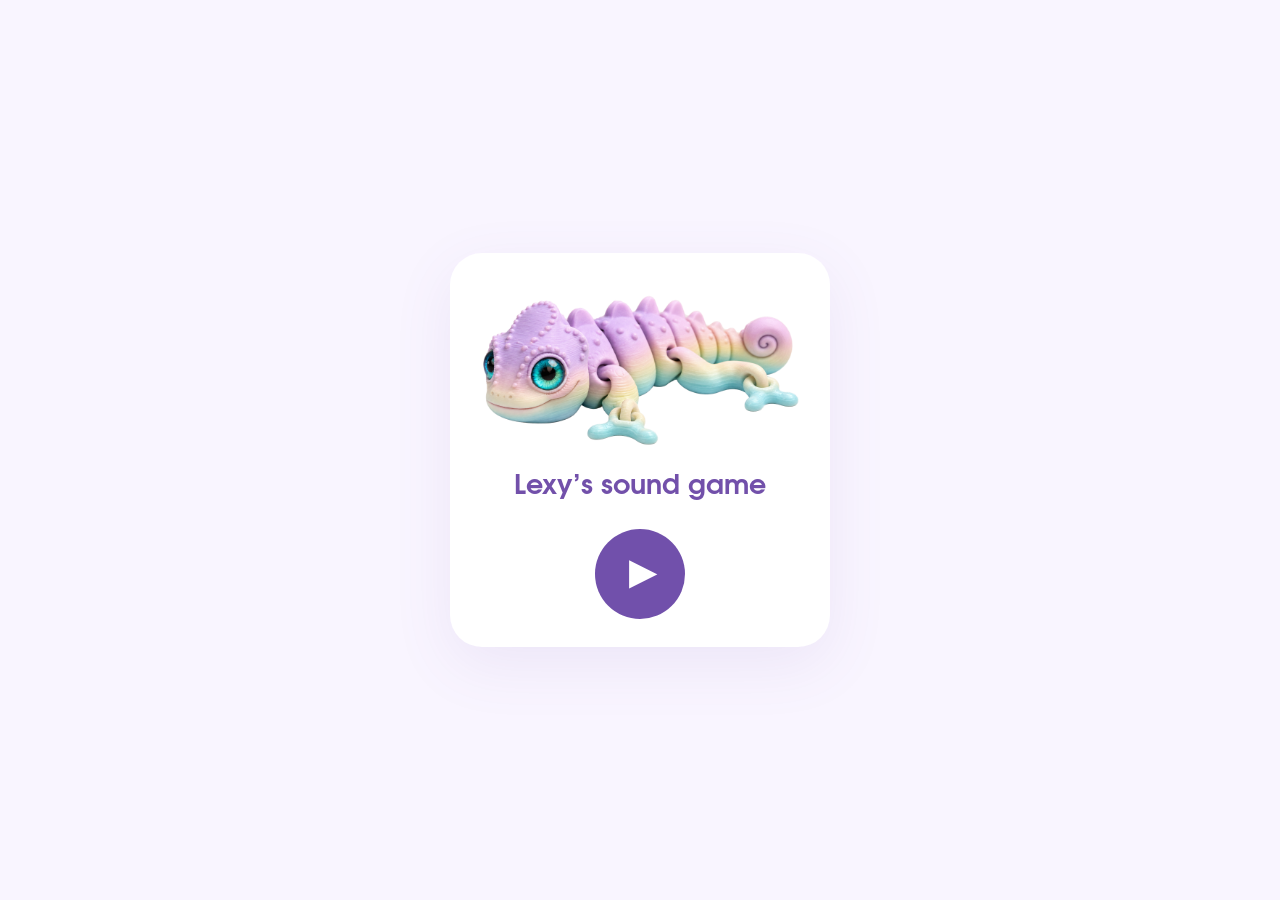
<file: index.html>
<!doctype html>
<html lang="en">
<head>
  <meta charset="utf-8">
  <meta name="viewport" content="width=device-width,initial-scale=1,viewport-fit=cover">
  <meta name="theme-color" content="#ffffff">
  <meta name="apple-mobile-web-app-capable" content="yes">
  <meta name="apple-mobile-web-app-status-bar-style" content="default">
  <link rel="manifest" href="manifest.webmanifest?v=balloons-4">
  <link rel="icon" href="assets/icon.png">
  <link rel="stylesheet" href="style.css?v=balloons-4">
  <title>Lexy’s sound game</title>
</head>
<body>
<main class="game">
  <header class="top">
    <div class="brand"><strong>Lexy</strong><span>sound game</span></div>
    <span id="counter" class="counter">01 / 10</span>
  </header>
  <div id="progress" class="progress" aria-label="Round progress"></div>

  <section class="lexy-area" aria-label="Lexy">
    <h1>Listen</h1>
    <img class="lexy" src="assets/lexy.png" alt="Lexy the chameleon">
  </section>

  <section class="play-area">
    <p class="sr-only">Do you hear the same sound?</p>
    <figure class="item-figure"><img id="item" alt=""></figure>
    <button id="replay" class="replay" type="button" aria-label="Listen again">
      <svg viewBox="0 0 36 36" aria-hidden="true"><path d="M3 14h7l8-7v22l-8-7H3z" fill="currentColor"/><path d="M21 12c4 2 4 10 0 12M25 8c8 5 8 15 0 20" fill="none" stroke="currentColor" stroke-width="2.5" stroke-linecap="round"/></svg>
    </button>
    <div id="response" class="response" aria-live="polite"></div>
  </section>

  <section class="answer-area" aria-label="Your answer">
    <div class="answers">
      <button id="tick" class="answer tick" type="button" aria-label="Tick, same sound"><span aria-hidden="true">✓</span></button>
      <button id="cross" class="answer cross" type="button" aria-label="Cross, different sounds"><span aria-hidden="true">✗</span></button>
    </div>
    <button id="next" class="next hidden" type="button" aria-label="Next sound"><span aria-hidden="true">→</span></button>
  </section>
</main>

<div id="welcome" class="overlay">
  <div class="welcome-card">
    <img src="assets/lexy.png" alt="" aria-hidden="true">
    <h2>Lexy’s sound game</h2>
    <button id="start" class="primary" type="button" aria-label="Start game"><span aria-hidden="true">▶</span></button>
  </div>
</div>
<section id="finish" class="overlay hidden finish-overlay" aria-label="Game complete">
  <div class="finish-card">
    <h2>Well done!</h2>
    <div class="reward-scene"><div id="finish-confetti" aria-hidden="true"></div>
      <img class="reward-lexy" src="assets/lexy.png" alt="Lexy">
      <div id="balloons" class="balloon-grid" aria-label="Pop the balloons"></div>
    </div>
    <button id="play-again" class="play-again" type="button">↻ Play again</button>
  </div>
</section>
<audio id="voice" preload="auto"></audio>
<script src="game.js?v=balloons-4" defer></script>
</body>
</html>
</file>
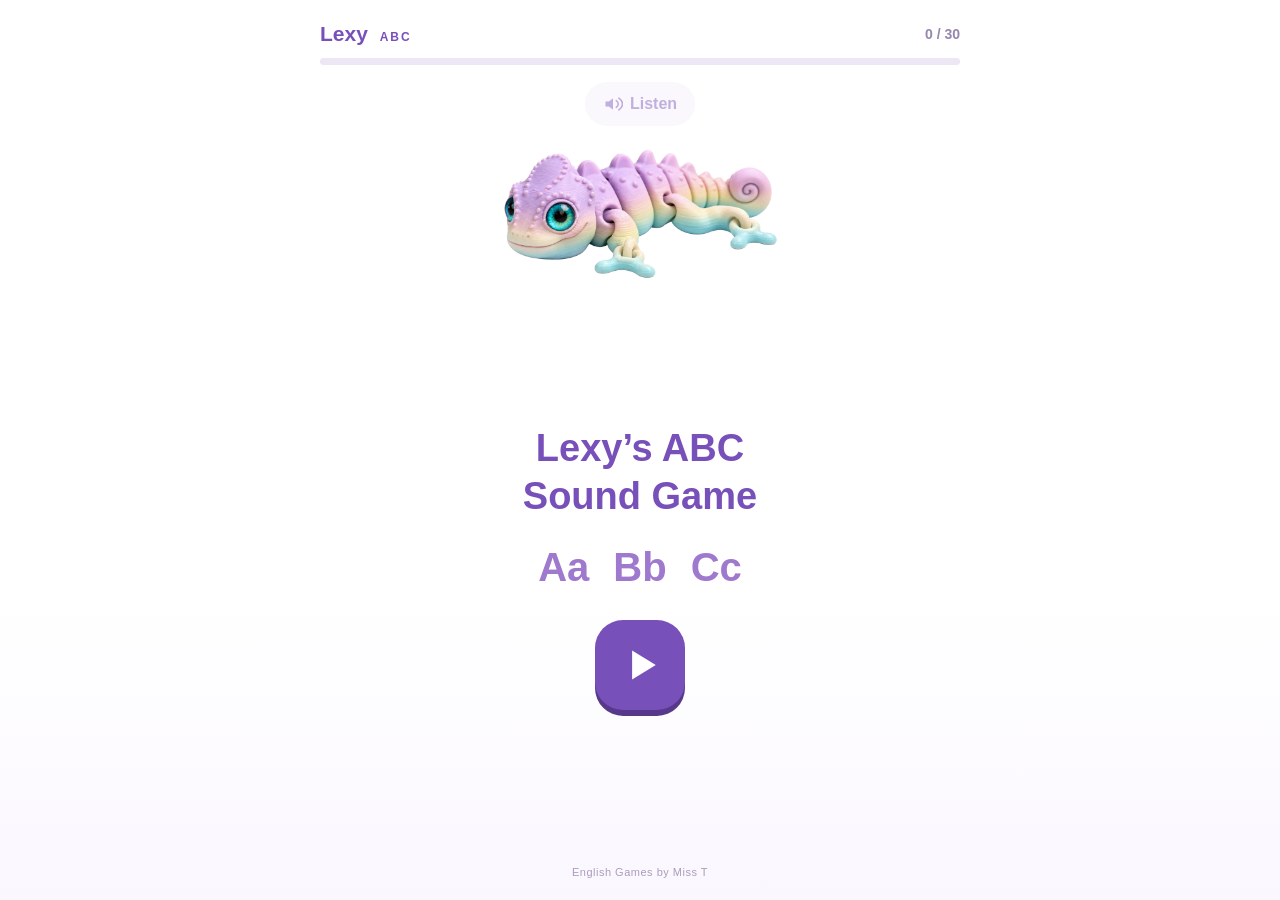
<file: lexy-abc/index.html>
<!doctype html>
<html lang="en">
<head>
<meta charset="utf-8">
<meta name="viewport" content="width=device-width,initial-scale=1,viewport-fit=cover">
<meta name="theme-color" content="#7850ba">
<meta name="description" content="Listen with Lexy and match the first sound to Aa, Bb or Cc. An English game by Miss T.">
<title>Lexy’s ABC Sound Game</title>
<link rel="icon" href="assets/icon.svg" type="image/svg+xml">
<link rel="manifest" href="manifest.webmanifest">
<link rel="stylesheet" href="style.css">
</head>
<body>
<main class="game">
  <header class="top"><span class="brand">Lexy <span class="brand-abc">ABC</span></span><span id="counter" class="counter">0 / 30</span></header>
  <div class="progress" role="progressbar" aria-label="Completed rounds" aria-valuemin="0" aria-valuemax="30" aria-valuenow="0"><div id="progressFill"></div></div>
  <section class="guide">
    <button id="replay" class="listen" aria-label="Listen again" disabled><svg viewBox="0 0 24 24" aria-hidden="true"><path d="M3 9h4l5-4v14l-5-4H3z"/><path d="M16 8c3 2 3 6 0 8M19 5c6 4 6 10 0 14" fill="none" stroke="currentColor" stroke-width="2" stroke-linecap="round"/></svg><span>Listen</span></button>
    <img class="lexy" src="assets/lexy.png" alt="Lexy" draggable="false">
  </section>
  <section id="welcome" class="welcome">
    <h1>Lexy’s ABC<br>Sound Game</h1>
    <div class="welcome-letters" aria-hidden="true"><span>Aa</span><span>Bb</span><span>Cc</span></div>
    <button id="start" class="play" aria-label="Start game"><svg viewBox="0 0 32 32" aria-hidden="true"><path d="M10 5l18 11-18 11z"/></svg></button>
  </section>
  <section id="round" class="round" hidden>
    <div id="letter" class="letter" aria-label="Letter"></div>
    <div class="picture-wrap"><img id="picture" class="picture" alt="Picture" draggable="false"></div>
    <div id="response" class="response" role="status" aria-live="polite"></div>
    <div class="answers">
      <button id="tick" class="answer" aria-label="Tick: same first sound" disabled><svg viewBox="0 0 64 64" aria-hidden="true"><path d="M12 34l13 13 29-31"/></svg></button>
      <button id="cross" class="answer" aria-label="Cross: different first sound" disabled><svg viewBox="0 0 64 64" aria-hidden="true"><path d="M16 16l32 32M48 16L16 48"/></svg></button>
    </div>
    <button id="next" class="next" aria-label="Next round" hidden>➜</button>
  </section>
  <section id="finish" class="finish" hidden>
    <div class="stars" aria-hidden="true">★ ★ ★</div>
    <h1>Well done!</h1>
    <div class="finish-count">30 / 30</div>
    <button id="again" class="play" aria-label="Play again">↻</button>
  </section>
  <footer>English Games by Miss T</footer>
</main>
<audio id="voice" preload="auto" playsinline></audio>
<script src="rounds.js"></script>
<script src="app.js"></script>
</body></html>
</file>
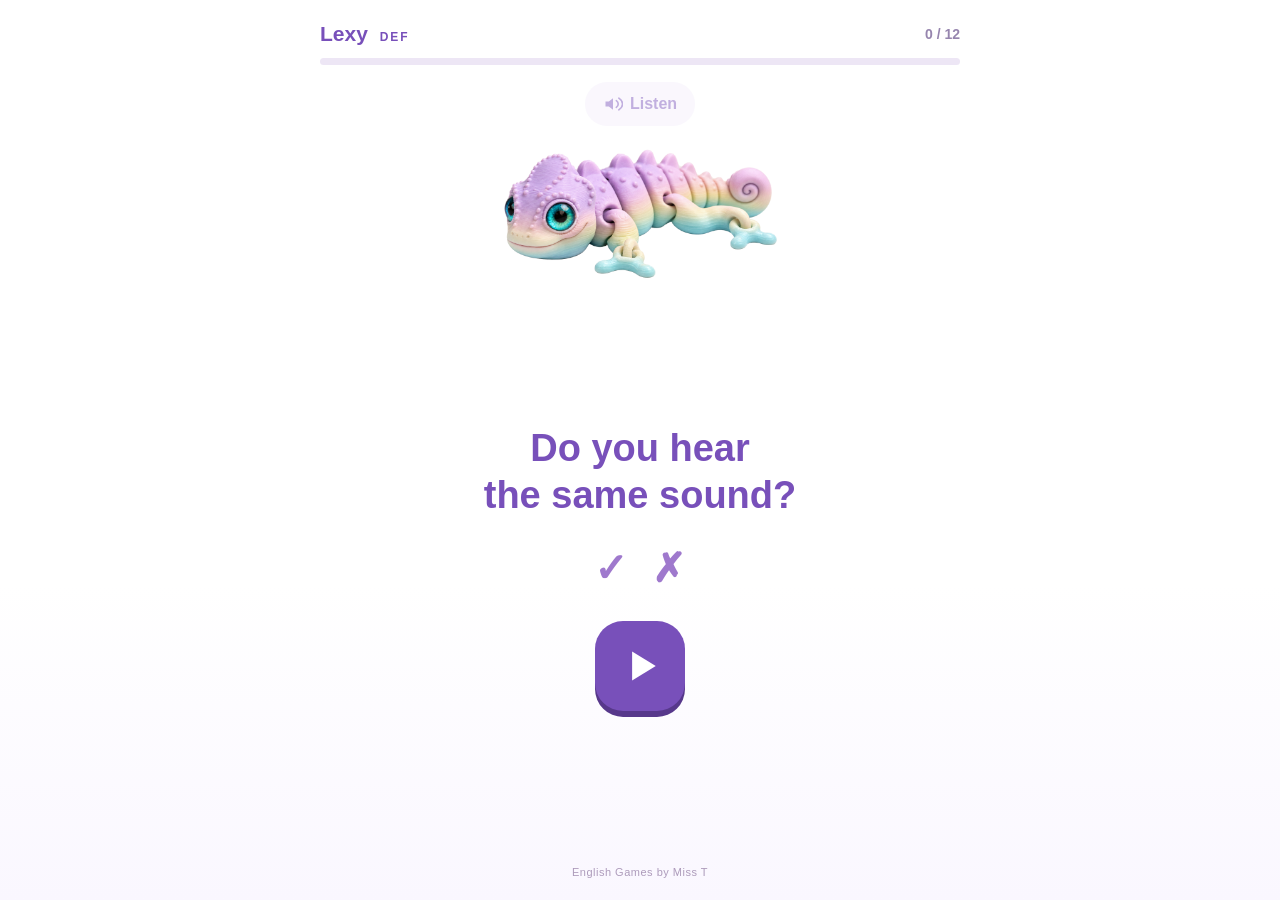
<file: lexy-def-pairs/index.html>
<!doctype html>
<html lang="en">
<head>
<meta charset="utf-8">
<meta name="viewport" content="width=device-width,initial-scale=1,viewport-fit=cover">
<meta name="theme-color" content="#7850ba">
<meta name="description" content="Listen with Lexy and compare the first sounds of two words. An English game by Miss T.">
<title>Lexy’s Same Sound Game — DEF</title>
<link rel="icon" href="assets/icon.svg" type="image/svg+xml">

<link rel="stylesheet" href="style.css">
</head>
<body>
<main class="game">
  <header class="top"><span class="brand">Lexy <span class="brand-abc">DEF</span></span><span id="counter" class="counter">0 / 12</span></header>
  <div class="progress" role="progressbar" aria-label="Completed rounds" aria-valuemin="0" aria-valuemax="12" aria-valuenow="0"><div id="progressFill"></div></div>
  <section class="guide">
    <button id="replay" class="listen" aria-label="Listen again" disabled><svg viewBox="0 0 24 24" aria-hidden="true"><path d="M3 9h4l5-4v14l-5-4H3z"/><path d="M16 8c3 2 3 6 0 8M19 5c6 4 6 10 0 14" fill="none" stroke="currentColor" stroke-width="2" stroke-linecap="round"/></svg><span>Listen</span></button>
    <img class="lexy" src="assets/lexy.png" alt="Lexy" draggable="false">
  </section>
  <section id="welcome" class="welcome">
    <h1>Do you hear<br>the same sound?</h1>
    <div class="welcome-letters" aria-hidden="true"><span>✓</span><span>✗</span></div>
    <button id="start" class="play" aria-label="Start game"><svg viewBox="0 0 32 32" aria-hidden="true"><path d="M10 5l18 11-18 11z"/></svg></button>
  </section>
  <section id="round" class="round" hidden>
    <div id="letter" hidden></div>
    <div class="picture-wrap"><img id="picture" class="picture" alt="Picture" draggable="false"></div>
    <div id="response" class="response" role="status" aria-live="polite"></div>
    <div class="answers">
      <button id="tick" class="answer" aria-label="Tick: same first sound" disabled><svg viewBox="0 0 64 64" aria-hidden="true"><path d="M12 34l13 13 29-31"/></svg></button>
      <button id="cross" class="answer" aria-label="Cross: different first sound" disabled><svg viewBox="0 0 64 64" aria-hidden="true"><path d="M16 16l32 32M48 16L16 48"/></svg></button>
    </div>
    <button id="next" class="next" aria-label="Next round" hidden>➜</button>
  </section>
  <section id="finish" class="finish" hidden>
    <div class="stars" aria-hidden="true">★ ★ ★</div>
    <h1>Well done!</h1>
    <div class="finish-count">30 / 12</div>
    <p>You can play again!</p><button id="again" class="play" aria-label="Play again">↻</button>
  </section>
  <footer>English Games by Miss T</footer>
</main><div id="bubbles" aria-label="Pop the soap bubbles"></div>
<audio id="voice" preload="auto" playsinline></audio>
<script src="rounds.js"></script>
<script src="app.js"></script>
</body></html>
</file>
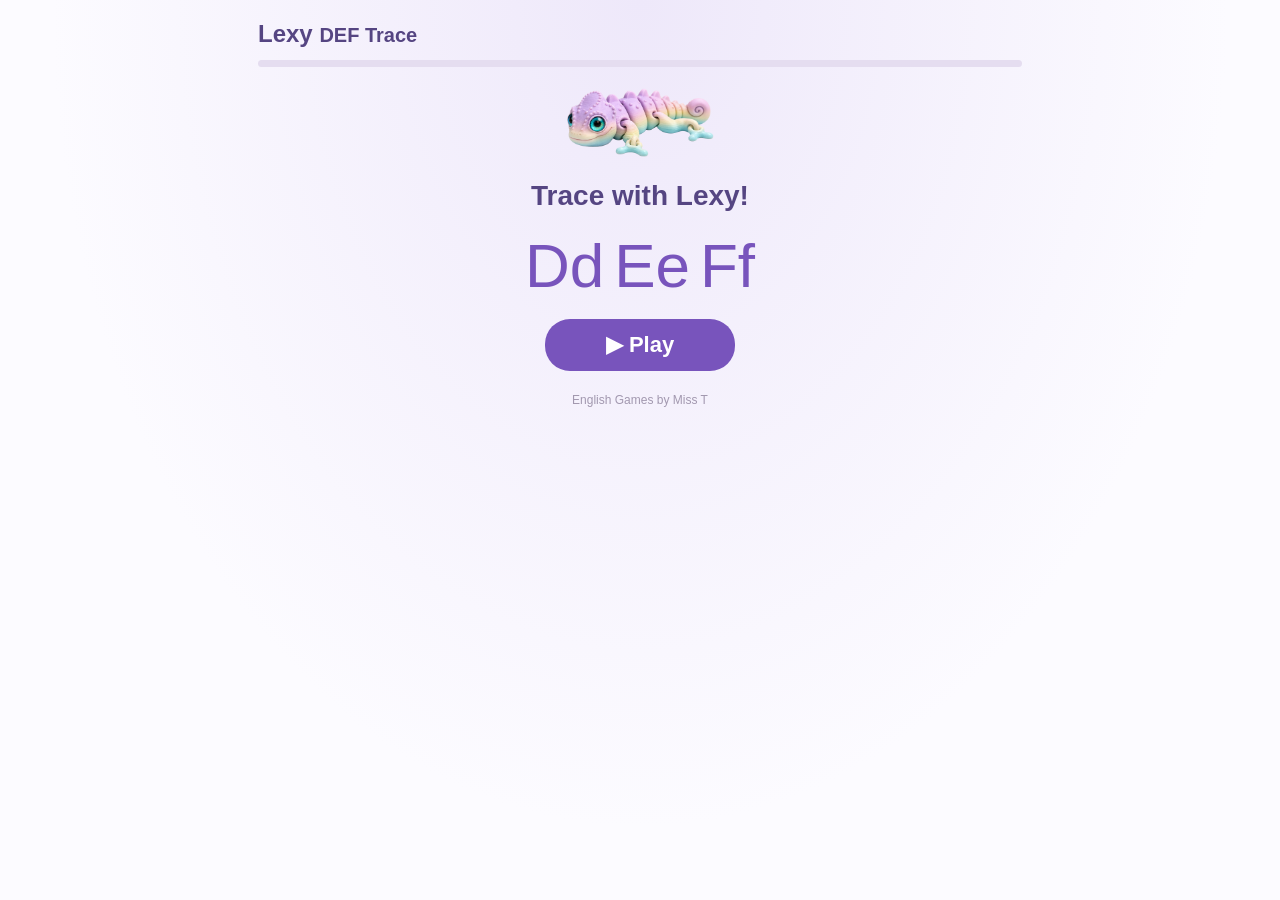
<file: lexy-def-trace/index.html>
<!doctype html><html lang="en"><head><meta charset="utf-8"><meta name="viewport" content="width=device-width,initial-scale=1"><title>Lexy's DEF Trace</title><link rel="stylesheet" href="style.css"></head><body>
<main><header><strong>Lexy <small>DEF Trace</small></strong><span id="counter"></span></header><div class="bar"><i id="progress" style="width:0%"></i></div>
<img class="lexy" src="assets/lexy.png" alt="Lexy">
<section id="welcome"><h1>Trace with Lexy!</h1><div class="pair"><span>Dd</span><span>Ee</span><span>Ff</span></div><button class="primary" id="start">▶ Play</button></section>
<section id="game" class="hidden"><h2 id="instruction">Trace the letter.</h2><button class="listen hidden" id="listen" aria-label="Listen to the word again">🔊 Listen</button><img id="picture" class="picture hidden" alt="Picture"><p id="status" role="status" aria-live="polite"></p><div id="choices" class="choices hidden"></div>
<div id="board" class="board hidden"><svg id="canvas" viewBox="0 0 500 400" role="img" aria-label="Letter tracing area"><defs><marker id="arrow" markerWidth="8" markerHeight="8" refX="6" refY="3" orient="auto"><path d="M0 0 L6 3 L0 6" fill="none" stroke="#8363b7" stroke-width="1.5"/></marker></defs><g id="guides"></g><g id="inks"></g><path id="direction" class="pointer" marker-end="url(#arrow)"/><circle id="dot" class="start-dot" r="12"/></svg></div>
<button id="reset" class="reset hidden" aria-label="Clear this letter and try tracing again">↺</button></section>
<section id="finish" class="hidden"><div class="finish-stars">★★★</div><h1>Well done!</h1><p>You can play again!</p><button id="again" class="primary">▶ Play again</button></section>
<div id="bubbles" aria-label="Pop the soap bubbles"></div><p class="footer">English Games by Miss T</p></main><script src="core.js"></script><script src="app.js"></script></body></html>
</file>
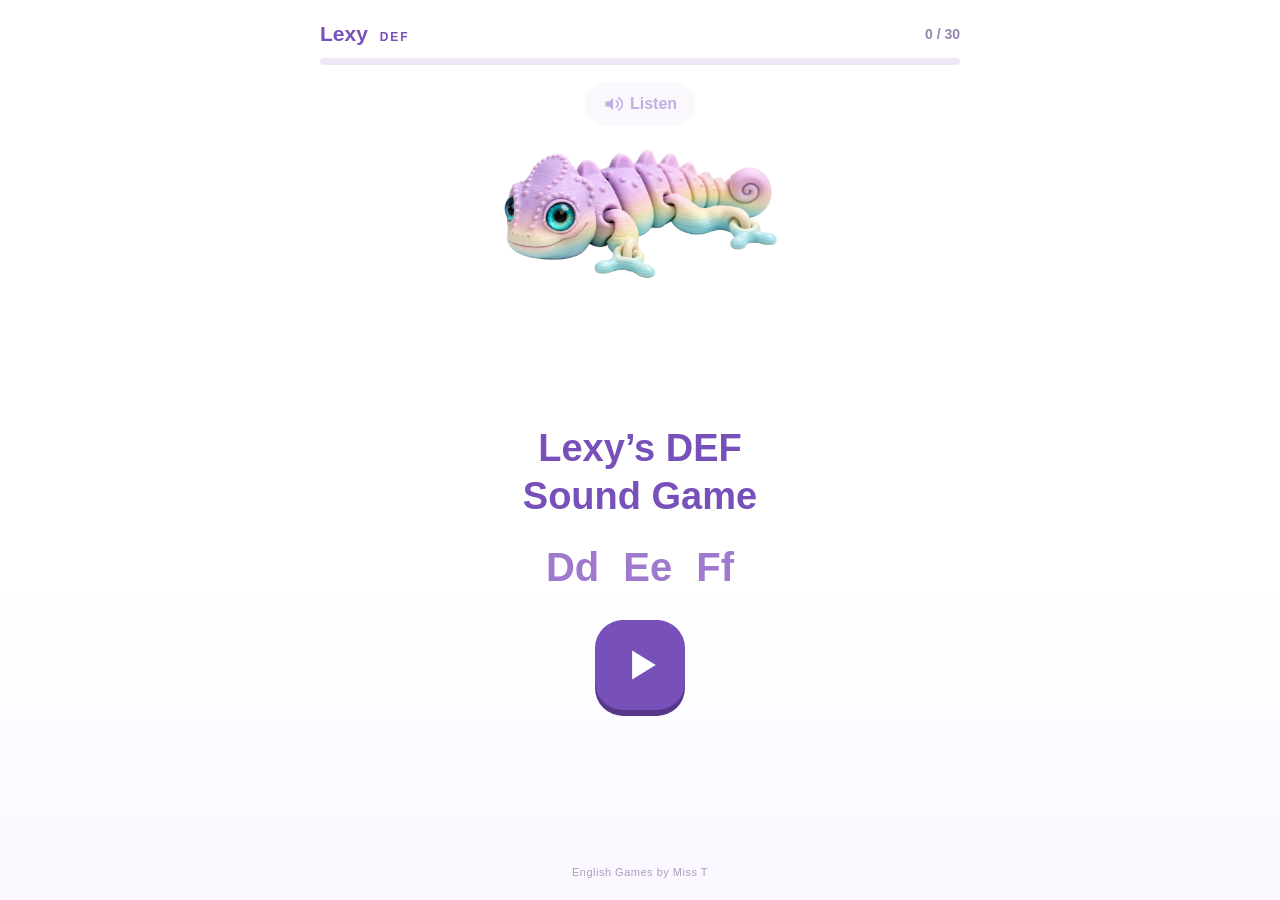
<file: lexy-def/index.html>
<!doctype html>
<html lang="en">
<head>
<meta charset="utf-8">
<meta name="viewport" content="width=device-width,initial-scale=1,viewport-fit=cover">
<meta name="theme-color" content="#7850ba">
<meta name="description" content="Listen with Lexy and match the first sound to Dd, Ee or Ff. An English game by Miss T.">
<title>Lexy’s DEF Sound Game</title>
<link rel="icon" href="assets/icon.svg" type="image/svg+xml">

<link rel="stylesheet" href="style.css">
</head>
<body>
<main class="game">
  <header class="top"><span class="brand">Lexy <span class="brand-abc">DEF</span></span><span id="counter" class="counter">0 / 30</span></header>
  <div class="progress" role="progressbar" aria-label="Completed rounds" aria-valuemin="0" aria-valuemax="30" aria-valuenow="0"><div id="progressFill"></div></div>
  <section class="guide">
    <button id="replay" class="listen" aria-label="Listen again" disabled><svg viewBox="0 0 24 24" aria-hidden="true"><path d="M3 9h4l5-4v14l-5-4H3z"/><path d="M16 8c3 2 3 6 0 8M19 5c6 4 6 10 0 14" fill="none" stroke="currentColor" stroke-width="2" stroke-linecap="round"/></svg><span>Listen</span></button>
    <img class="lexy" src="assets/lexy.png" alt="Lexy" draggable="false">
  </section>
  <section id="welcome" class="welcome">
    <h1>Lexy’s DEF<br>Sound Game</h1>
    <div class="welcome-letters" aria-hidden="true"><span>Dd</span><span>Ee</span><span>Ff</span></div>
    <button id="start" class="play" aria-label="Start game"><svg viewBox="0 0 32 32" aria-hidden="true"><path d="M10 5l18 11-18 11z"/></svg></button>
  </section>
  <section id="round" class="round" hidden>
    <div id="letter" class="letter" aria-label="Letter"></div>
    <div class="picture-wrap"><img id="picture" class="picture" alt="Picture" draggable="false"></div>
    <div id="response" class="response" role="status" aria-live="polite"></div>
    <div class="answers">
      <button id="tick" class="answer" aria-label="Tick: same first sound" disabled><svg viewBox="0 0 64 64" aria-hidden="true"><path d="M12 34l13 13 29-31"/></svg></button>
      <button id="cross" class="answer" aria-label="Cross: different first sound" disabled><svg viewBox="0 0 64 64" aria-hidden="true"><path d="M16 16l32 32M48 16L16 48"/></svg></button>
    </div>
    <button id="next" class="next" aria-label="Next round" hidden>➜</button>
  </section>
  <section id="finish" class="finish" hidden>
    <div class="stars" aria-hidden="true">★ ★ ★</div>
    <h1>Well done!</h1>
    <div class="finish-count">30 / 30</div>
    <p>You can play again!</p><button id="again" class="play" aria-label="Play again">↻</button>
  </section>
  <footer>English Games by Miss T</footer>
</main><div id="bubbles" aria-label="Pop the soap bubbles"></div>
<audio id="voice" preload="auto" playsinline></audio>
<script src="rounds.js"></script>
<script src="app.js"></script>
</body></html>
</file>
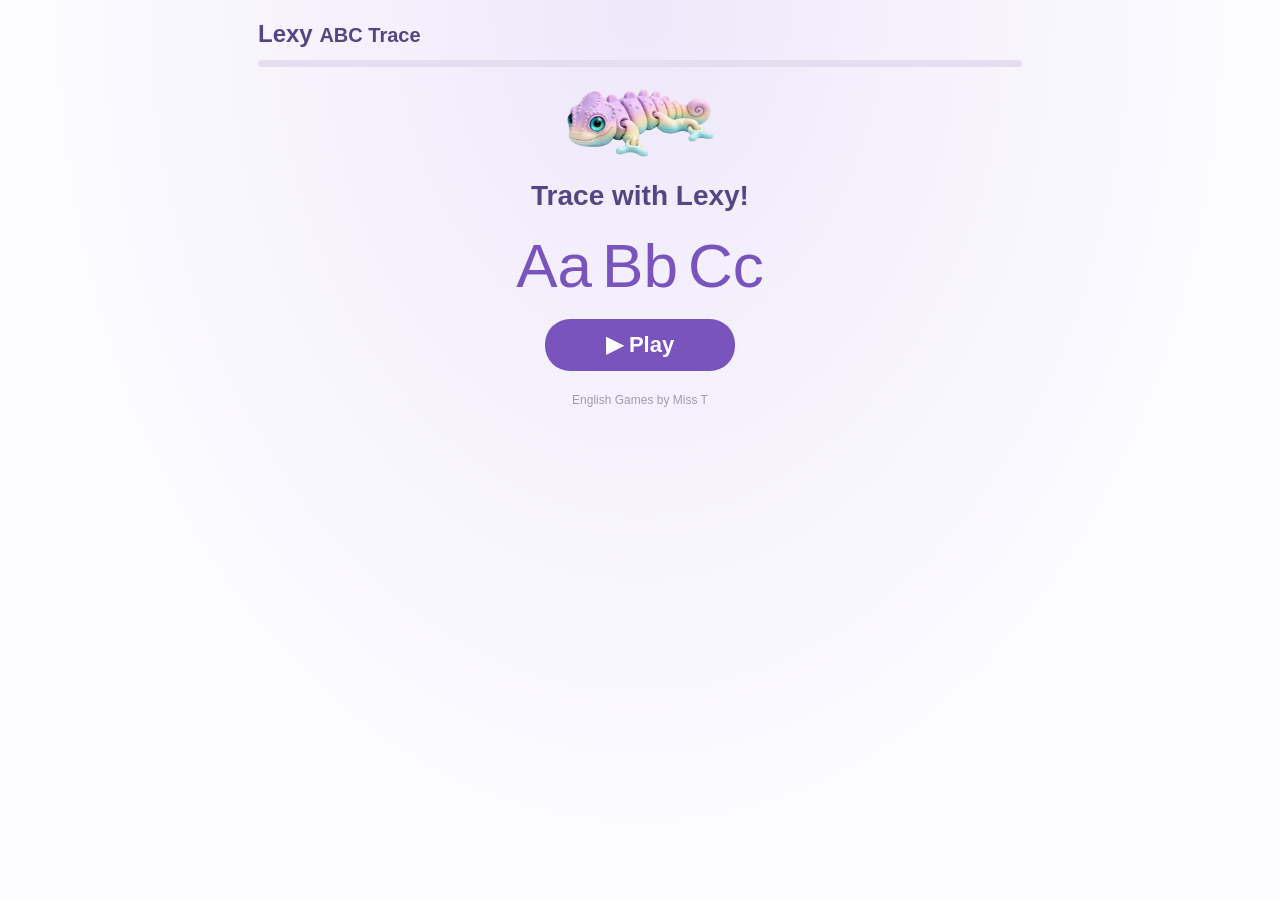
<file: lexy-trace/index.html>
<!doctype html><html lang="en"><head><meta charset="utf-8"><meta name="viewport" content="width=device-width,initial-scale=1"><title>Lexy's ABC Trace</title><link rel="stylesheet" href="style.css"></head><body>
<main><header><strong>Lexy <small>ABC Trace</small></strong><span id="counter"></span></header><div class="bar"><i id="progress" style="width:0%"></i></div>
<img class="lexy" src="assets/lexy.png" alt="Lexy">
<section id="welcome"><h1>Trace with Lexy!</h1><div class="pair"><span>Aa</span><span>Bb</span><span>Cc</span></div><button class="primary" id="start">▶ Play</button></section>
<section id="game" class="hidden"><h2 id="instruction">Trace the letter.</h2><button class="listen hidden" id="listen" aria-label="Listen to the word again">🔊 Listen</button><img id="picture" class="picture hidden" alt="Picture"><div id="choices" class="choices hidden"></div>
<div id="board" class="board hidden"><svg id="canvas" viewBox="0 0 500 400" role="img" aria-label="Letter tracing area"><defs><marker id="arrow" markerWidth="8" markerHeight="8" refX="6" refY="3" orient="auto"><path d="M0 0 L6 3 L0 6" fill="none" stroke="#8363b7" stroke-width="1.5"/></marker></defs><g id="guides"></g><g id="inks"></g><path id="direction" class="pointer" marker-end="url(#arrow)"/><circle id="dot" class="start-dot" r="12"/></svg></div>
<button id="reset" class="reset hidden" aria-label="Clear this letter and try tracing again">↺</button></section>
<section id="finish" class="hidden"><div class="finish-stars">★★★</div><h1>Well done!</h1><p>You can play again!</p><button id="again" class="primary">▶ Play again</button></section>
<p class="footer">English Games by Miss T</p></main><script src="core.js"></script><script src="app.js"></script></body></html>
</file>
<file: style.css>
@font-face{font-family:Gothic;src:url('assets/URWGothic-Book.otf')}@font-face{font-family:Gothic;src:url('assets/URWGothic-Demi.otf');font-weight:700}
:root{font-family:Gothic,Arial,sans-serif;color:#302641;background:#fff;font-synthesis:none;-webkit-tap-highlight-color:transparent}
*{box-sizing:border-box}body{margin:0}button{font:inherit;cursor:pointer;touch-action:manipulation}button:focus-visible{outline:3px solid #6250ae;outline-offset:3px}.game{width:min(100%,440px);min-height:100svh;margin:auto;padding:24px 22px max(24px,env(safe-area-inset-bottom));display:flex;flex-direction:column}
.top{display:flex;justify-content:space-between;align-items:center;gap:8px}.brand{display:flex;align-items:baseline;gap:7px;white-space:nowrap}.brand strong{font-size:28px;color:#7352ad;line-height:1}.brand span{font-weight:700;font-size:18px;color:#17a2a7}.counter{border-radius:30px;background:#f6f0ff;color:#7352ad;font-size:14px;font-weight:700;padding:7px 13px;white-space:nowrap}
.progress{display:flex;gap:7px;margin:24px 0 4px}.progress i{display:block;flex:1;height:6px;border-radius:10px;background:#eae5f0}.progress i.done{background:#7454ad}.progress i.current{background:#14a3a7}
.lexy-area{text-align:center;min-height:225px}.lexy-area h1{font-size:32px;margin:20px 0 12px;line-height:1.1}.lexy{width:min(100%,310px);max-height:165px;object-fit:contain;display:block;margin:0 auto}
.play-area{text-align:center}.question{font-size:25px;font-weight:700;line-height:1.3;margin:4px 0 22px}.replay{border:0;background:#f3ecff;color:#7253a9;border-radius:50px;padding:14px 23px;display:flex;align-items:center;justify-content:center;gap:12px;font-weight:700;font-size:17px;min-height:58px;margin:auto}.replay svg{width:29px;height:29px}.replay:disabled{opacity:.65}.response{height:58px;display:flex;align-items:center;justify-content:center;font-size:18px;font-weight:700;color:#685280}.response.good{color:#168f81}.response.wrong{color:#8852a8}.response .sounds{font-size:16px;font-weight:400}
.answer-area{margin-top:auto}.eyebrow{text-align:center;color:#8e8499;font-size:12px;font-weight:700;margin:0 0 16px;letter-spacing:.04em}.answers{display:flex;gap:18px}.answer{flex:1;height:140px;border:0;border-radius:27px;display:flex;flex-direction:column;align-items:center;justify-content:center;gap:2px}.answer span{font:74px Arial,sans-serif;line-height:1.1}.answer strong{font-size:18px}.tick{background:#e4f8f3;color:#118f81}.cross{background:#f4eafb;color:#8351ac}.answer:disabled{opacity:.55}.answer.chosen{outline:4px solid currentColor;outline-offset:-4px}.next{width:100%;border:0;background:#7150ab;color:#fff;padding:15px;border-radius:20px;font-size:18px;font-weight:700;min-height:58px;margin-top:12px}.next.hidden{visibility:hidden}.answer-area{padding-bottom:3vh}
.overlay{position:fixed;inset:0;background:#f9f5ff;display:grid;place-items:center;padding:24px;z-index:2}.overlay.hidden{display:none}.welcome-card{width:min(100%,380px);background:white;border-radius:32px;padding:25px;text-align:center;box-shadow:0 18px 60px #7150ab18}.welcome-card img{width:100%;height:170px;object-fit:contain}.welcome-card h2{font-size:27px;color:#7250aa;margin:15px 0}.welcome-card p{font-size:18px;line-height:1.35}.primary{border:0;border-radius:18px;background:#7150ab;color:#fff;padding:16px 25px;font-weight:700;font-size:19px;margin-top:12px;width:100%}
@media(max-height:720px){.game{padding-top:15px}.progress{margin:15px 0 0}.lexy-area{min-height:190px}.lexy-area h1{margin:11px 0 5px;font-size:29px}.lexy{max-height:143px}.question{font-size:23px;margin:1px 0 12px}.response{height:48px}.answer{height:120px}}

/* The children listen and respond to pictures; text remains only in branding. */
.sr-only{position:absolute;width:1px;height:1px;padding:0;margin:-1px;overflow:hidden;clip:rect(0,0,0,0);white-space:nowrap;border:0}
.lexy-area{min-height:180px}.lexy-area h1{margin:14px 0 9px}.lexy{max-width:278px;max-height:136px}
.item-figure{margin:0 auto 8px;width:100%;height:195px;display:flex;align-items:center;justify-content:center}
.item-figure img{width:100%;height:100%;max-width:240px;object-fit:contain}
.replay{width:62px;height:62px;min-height:62px;padding:0;border-radius:50%}.replay svg{width:33px;height:33px}
.response{height:45px;font-size:31px}.response.good{color:#e6ae26}.response.wrong{color:#8057af}
.answer{height:123px}.answer span{font-size:87px}.answer-area{padding-bottom:0}
.next{display:block;width:62px;height:62px;min-height:62px;margin:10px auto 0;border-radius:50%;padding:0;font-family:Arial,sans-serif;font-size:38px;line-height:1}
.welcome-card{padding:28px}.welcome-card h2{margin:15px 0 25px}.primary{width:90px;height:90px;margin:0 auto;border-radius:50%;font-size:37px;display:grid;place-items:center}.primary span{margin-left:6px}
@media(max-height:720px){.lexy-area{min-height:155px}.lexy-area h1{margin:7px 0 3px;font-size:27px}.lexy{max-height:118px}.item-figure{height:155px}.replay{width:54px;height:54px;min-height:54px}.response{height:36px}.answer{height:103px}.answer span{font-size:72px}.next{height:52px;min-height:52px;width:52px}}

.finish-overlay{background:linear-gradient(155deg,#faf7ff,#fff5fa);padding:16px;overflow-y:auto}
.finish-card{width:min(100%,580px);text-align:center;margin:auto}
.finish-card h2{font-size:clamp(30px,6vw,46px);color:#7150ab;margin:0 0 10px}
.reward-scene{height:clamp(340px,60vh,470px);position:relative;width:100%;isolation:isolate}
.reward-lexy{position:absolute;bottom:10px;left:50%;transform:translateX(-50%);width:min(78%,380px);height:145px;object-fit:contain;z-index:1}
.balloon-strings{position:absolute;inset:0;width:100%;height:100%;pointer-events:none;z-index:0;transition:opacity .3s}
.balloon-strings path{fill:none;stroke:#b7a0d6;stroke-width:1.5}
.balloon-grid{position:relative;display:grid;grid-template-columns:repeat(5,minmax(0,1fr));gap:8px 4px;padding:8px 4px;z-index:2}
.balloon{position:relative;border:0;background:transparent;padding:0;height:112px;min-width:44px;cursor:pointer;touch-action:manipulation;-webkit-tap-highlight-color:transparent;animation:balloon-arrive .65s both,balloon-sway 3.4s ease-in-out .65s infinite alternate;animation-delay:var(--delay),calc(var(--delay) + .65s)}
.balloon svg{width:100%;height:100%;overflow:visible;filter:drop-shadow(0 5px 4px #7150ab20);pointer-events:none}
.balloon:focus-visible{outline:3px solid #7150ab;outline-offset:3px;border-radius:50%}
.balloon.popped{animation:none;cursor:default}
.balloon.popped svg{visibility:hidden}
.pop-spark{position:absolute;top:38%;left:50%;width:8px;height:12px;border-radius:2px;background:var(--spark);pointer-events:none;animation:pop-spark .6s ease-out forwards}
.play-again{border:0;border-radius:22px;background:#7150ab;color:white;padding:17px 30px;font:inherit;font-weight:700;font-size:22px;min-height:58px;cursor:pointer;touch-action:manipulation;margin-top:8px}
.play-again:focus-visible{outline:3px solid #b593dd;outline-offset:4px}
@keyframes balloon-arrive{from{opacity:0;transform:translateY(65px) scale(.7)}to{opacity:1;transform:translateY(0) scale(1)}}
@keyframes balloon-sway{from{transform:translate(-2px,2px) rotate(-3deg)}to{transform:translate(2px,-3px) rotate(3deg)}}
@keyframes pop-spark{from{opacity:1;transform:translate(-50%,-50%) scale(.4)}to{opacity:0;transform:translate(var(--dx),var(--dy)) rotate(160deg) scale(.8)}}
@media(max-width:420px){.balloon-grid{grid-template-columns:repeat(4,minmax(0,1fr));gap:1px 4px}.balloon{height:88px}.reward-scene{height:420px}.reward-lexy{height:125px}}
@media(prefers-reduced-motion:reduce){.balloon{animation:none}.pop-spark{animation-duration:.1s}}

/* Balloons rise freely, then stay within reach. */
.balloon-grid{position:absolute;inset:0;display:block;padding:0;overflow:hidden}
.balloon{position:absolute;left:var(--x);top:var(--y);width:clamp(52px,15%,88px);height:110px;transform:translateX(-50%);animation:balloon-rise 3.2s ease-out both,balloon-hover 3s ease-in-out infinite alternate;animation-delay:var(--delay),calc(var(--delay) + 3.2s)}
@keyframes balloon-rise{from{opacity:0;transform:translate(-50%,420px) rotate(-7deg)}15%{opacity:1}to{opacity:1;transform:translate(-50%,0) rotate(0deg)}}
@keyframes balloon-hover{from{transform:translate(-50%,0) rotate(-3deg)}to{transform:translate(-50%,-9px) rotate(3deg)}}
.balloon.popped{transform:translateX(-50%);animation:none}
@media(max-width:420px){.balloon-grid{display:block}.balloon{height:88px;top:var(--y)}}
@media(prefers-reduced-motion:reduce){.balloon{animation:none;transform:translateX(-50%)}}

/* Celebration: irregular sizes, positions and flight speeds. */
.balloon{width:var(--size);height:calc(var(--size) * 1.3);animation:party-rise var(--rise) cubic-bezier(.18,.65,.28,1) both,party-hover var(--hover) ease-in-out infinite alternate;animation-delay:var(--delay),calc(var(--delay) + var(--rise))}
@keyframes party-rise{from{opacity:0;transform:translate(-50%,440px) rotate(var(--tilt)) scale(.8)}12%{opacity:1}to{opacity:1;transform:translate(-50%,0) rotate(var(--tilt)) scale(1)}}
@keyframes party-hover{from{transform:translate(-50%,0) rotate(var(--tilt))}to{transform:translate(calc(-50% + 6px),-10px) rotate(4deg)}}
#finish-confetti{position:absolute;inset:0;overflow:hidden;pointer-events:none;z-index:3}
.finish-confetti-piece{position:absolute;left:var(--left);top:20%;width:8px;height:13px;background:var(--colour);border-radius:2px;animation:party-confetti 1.8s ease-out var(--wait) both}
@keyframes party-confetti{from{opacity:0;transform:translate(0,80px) rotate(0deg)}15%{opacity:1;transform:translate(0,-50px) rotate(80deg)}to{opacity:0;transform:translate(var(--travel),var(--fall)) rotate(550deg)}}
@media(max-width:420px){.balloon{width:var(--size);height:calc(var(--size) * 1.3)}}
@media(prefers-reduced-motion:reduce){.balloon{animation:none;transform:translateX(-50%)}.finish-confetti-piece{animation-duration:.1s}}
</file>
<file: lexy-abc/style.css>
:root{--purple:#7850ba;--ink:#503a72;--pale:#f4effb;--green:#279870;--orange:#c2784a; font-family:'Trebuchet MS',Arial,sans-serif;color:var(--ink);background:#fff}
*{box-sizing:border-box}body{margin:0;min-height:100svh;background:linear-gradient(180deg,#fff 65%,#faf7ff)}button{font:inherit;cursor:pointer;-webkit-tap-highlight-color:transparent;touch-action:manipulation}button:disabled{cursor:default}button:focus-visible{outline:4px solid #15adae;outline-offset:5px}[hidden]{display:none!important}
.game{width:min(100%,720px);margin:auto;padding:18px 24px max(16px,env(safe-area-inset-bottom));min-height:100svh;display:flex;flex-direction:column;align-items:center}.top{width:100%;display:flex;align-items:center;justify-content:space-between}.brand{font-size:21px;font-weight:900;color:var(--purple)}.brand-abc{font-size:12px;letter-spacing:2px;margin-left:6px}.counter{font-size:14px;font-weight:bold;color:#9685ae;font-variant-numeric:tabular-nums}.progress{margin-top:12px;width:100%;height:7px;border-radius:99px;background:#ede6f5;overflow:hidden}.progress>div{height:100%;width:0;background:var(--purple);transition:width .35s;border-radius:inherit}
.guide{display:flex;flex-direction:column;align-items:center;width:100%;margin-top:17px}.listen{display:flex;align-items:center;gap:7px;background:var(--pale);color:var(--purple);border:0;border-radius:99px;padding:10px 18px;font-weight:700;font-size:16px;min-height:44px}.listen svg{width:20px;height:20px;fill:currentColor}.listen:disabled{opacity:.45}.lexy{width:min(280px,70vw);height:135px;object-fit:contain;object-position:center;display:block;margin-top:10px;user-select:none}.guide.talking .listen{background:#e7dbf8}.guide.talking .lexy{animation:breathe 1.8s ease-in-out infinite}
.welcome,.finish{flex:1;width:100%;text-align:center;display:flex;flex-direction:column;align-items:center;justify-content:center;padding:22px 0}.welcome h1,.finish h1{font-size:clamp(25px,5vw,38px);line-height:1.25;color:var(--purple);margin:0 0 25px}.welcome-letters{display:flex;gap:24px;color:#9f79cd;font-size:40px;font-weight:900;margin-bottom:30px}.play{width:90px;height:90px;border-radius:28px;border:0;background:var(--purple);color:#fff;box-shadow:0 6px 0 #57388b;font-size:58px;display:grid;place-items:center}.play svg{width:42px;height:42px;fill:#fff}.play:active{transform:translateY(4px);box-shadow:0 2px 0 #57388b}
.round{width:100%;position:relative;text-align:center;flex:1;display:flex;flex-direction:column;align-items:center;padding-top:12px}.letter{font-size:clamp(88px,19vw,122px);font-weight:900;line-height:1.05;letter-spacing:5px;color:#fff;-webkit-text-stroke:3px var(--purple);paint-order:stroke fill}.picture-wrap{width:100%;height:clamp(180px,28svh,260px);display:flex;align-items:center;justify-content:center;margin-top:10px}.picture{width:100%;height:100%;object-fit:contain;user-select:none}.response{height:34px;width:100%;display:grid;place-items:center;font-size:28px;line-height:1.2;font-weight:bold;color:var(--purple);margin-top:4px}.response.good{color:var(--green)}.response.wrong{color:var(--orange)}
.answers{display:flex;justify-content:center;gap:24px;width:100%;padding:6px 0 12px}.answer{width:110px;height:90px;display:grid;place-items:center;border:3px solid #c5addf;border-radius:25px;background:#faf7ff;color:var(--purple);box-shadow:0 5px 0 #e1d4ef;transition:background .15s,border-color .15s}.answer svg{height:54px;width:54px;stroke:currentColor;stroke-width:7;stroke-linecap:round;stroke-linejoin:round;fill:none}.answer:disabled{opacity:.52}.answers.ready .answer{opacity:1;animation:ready 1.1s ease-in-out 2}.answer:active:not(:disabled){transform:translateY(3px);box-shadow:0 2px 0 #e1d4ef}.answer.chosen{opacity:1;background:#e8f7ef;border-color:var(--green);color:var(--green);box-shadow:0 5px 0 #c9e8d8}.next{background:var(--pale);color:var(--purple);border:0;border-radius:15px;width:56px;height:44px;font-size:25px;margin:6px 0}.stars{font-size:54px;color:#efb34f;letter-spacing:8px;margin-bottom:20px}.finish-count{color:#a18bae;margin-bottom:26px;font-size:24px;font-weight:bold}footer{font-size:11px;color:#ad9bbb;text-align:center;margin-top:auto;padding-top:15px;letter-spacing:.5px}
@keyframes ready{50%{background:#ede0fc;border-color:var(--purple);box-shadow:0 5px 0 #d7c3eb}}@keyframes breathe{50%{transform:translateY(-3px)}}
@media(min-width:800px){.game{padding:22px 40px}.lexy{height:148px}.picture-wrap{height:270px}.round{padding-top:6px}}
@media(max-height:740px) and (max-width:600px){.game{padding:10px 16px}.guide{margin-top:10px}.lexy{height:98px;margin-top:5px;width:230px}.letter{font-size:86px}.picture-wrap{height:175px}.answers{padding-top:0}.answer{height:76px;width:100px}.response{height:29px}.round{padding-top:8px}.welcome h1{margin-bottom:18px}.welcome-letters{margin-bottom:22px}footer{padding-top:10px}}
@media(max-height:570px) and (min-width:600px){.game{max-width:1000px;display:grid;grid-template-columns:210px 1fr;column-gap:30px;min-height:100svh}.top,.progress,footer{grid-column:1/-1}.guide{grid-column:1;grid-row:3}.round,.welcome,.finish{grid-column:2;grid-row:3}.picture-wrap{height:170px}.letter{font-size:72px}.lexy{height:150px;width:210px}.answer{height:70px}.response{height:28px}}
@media(prefers-reduced-motion:reduce){*{animation:none!important;transition:none!important}}
</file>
<file: lexy-def-pairs/style.css>
:root{--purple:#7850ba;--ink:#503a72;--pale:#f4effb;--green:#279870;--orange:#c2784a; font-family:'Trebuchet MS',Arial,sans-serif;color:var(--ink);background:#fff}
*{box-sizing:border-box}body{margin:0;min-height:100svh;background:linear-gradient(180deg,#fff 65%,#faf7ff)}button{font:inherit;cursor:pointer;-webkit-tap-highlight-color:transparent;touch-action:manipulation}button:disabled{cursor:default}button:focus-visible{outline:4px solid #15adae;outline-offset:5px}[hidden]{display:none!important}
.game{width:min(100%,720px);margin:auto;padding:18px 24px max(16px,env(safe-area-inset-bottom));min-height:100svh;display:flex;flex-direction:column;align-items:center}.top{width:100%;display:flex;align-items:center;justify-content:space-between}.brand{font-size:21px;font-weight:900;color:var(--purple)}.brand-abc{font-size:12px;letter-spacing:2px;margin-left:6px}.counter{font-size:14px;font-weight:bold;color:#9685ae;font-variant-numeric:tabular-nums}.progress{margin-top:12px;width:100%;height:7px;border-radius:99px;background:#ede6f5;overflow:hidden}.progress>div{height:100%;width:0;background:var(--purple);transition:width .35s;border-radius:inherit}
.guide{display:flex;flex-direction:column;align-items:center;width:100%;margin-top:17px}.listen{display:flex;align-items:center;gap:7px;background:var(--pale);color:var(--purple);border:0;border-radius:99px;padding:10px 18px;font-weight:700;font-size:16px;min-height:44px}.listen svg{width:20px;height:20px;fill:currentColor}.listen:disabled{opacity:.45}.lexy{width:min(280px,70vw);height:135px;object-fit:contain;object-position:center;display:block;margin-top:10px;user-select:none}.guide.talking .listen{background:#e7dbf8}.guide.talking .lexy{animation:breathe 1.8s ease-in-out infinite}
.welcome,.finish{flex:1;width:100%;text-align:center;display:flex;flex-direction:column;align-items:center;justify-content:center;padding:22px 0}.welcome h1,.finish h1{font-size:clamp(25px,5vw,38px);line-height:1.25;color:var(--purple);margin:0 0 25px}.welcome-letters{display:flex;gap:24px;color:#9f79cd;font-size:40px;font-weight:900;margin-bottom:30px}.play{width:90px;height:90px;border-radius:28px;border:0;background:var(--purple);color:#fff;box-shadow:0 6px 0 #57388b;font-size:58px;display:grid;place-items:center}.play svg{width:42px;height:42px;fill:#fff}.play:active{transform:translateY(4px);box-shadow:0 2px 0 #57388b}
.round{width:100%;position:relative;text-align:center;flex:1;display:flex;flex-direction:column;align-items:center;padding-top:12px}.letter{font-size:clamp(88px,19vw,122px);font-weight:900;line-height:1.05;letter-spacing:5px;color:#fff;-webkit-text-stroke:3px var(--purple);paint-order:stroke fill}.picture-wrap{width:100%;height:clamp(180px,28svh,260px);display:flex;align-items:center;justify-content:center;margin-top:10px}.picture{width:100%;height:100%;object-fit:contain;user-select:none}.response{height:34px;width:100%;display:grid;place-items:center;font-size:28px;line-height:1.2;font-weight:bold;color:var(--purple);margin-top:4px}.response.good{color:var(--green)}.response.wrong{color:var(--orange)}
.answers{display:flex;justify-content:center;gap:24px;width:100%;padding:6px 0 12px}.answer{width:110px;height:90px;display:grid;place-items:center;border:3px solid #c5addf;border-radius:25px;background:#faf7ff;color:var(--purple);box-shadow:0 5px 0 #e1d4ef;transition:background .15s,border-color .15s}.answer svg{height:54px;width:54px;stroke:currentColor;stroke-width:7;stroke-linecap:round;stroke-linejoin:round;fill:none}.answer:disabled{opacity:.52}.answers.ready .answer{opacity:1;animation:ready 1.1s ease-in-out 2}.answer:active:not(:disabled){transform:translateY(3px);box-shadow:0 2px 0 #e1d4ef}.answer.chosen{opacity:1;background:#e8f7ef;border-color:var(--green);color:var(--green);box-shadow:0 5px 0 #c9e8d8}.next{background:var(--pale);color:var(--purple);border:0;border-radius:15px;width:56px;height:44px;font-size:25px;margin:6px 0}.stars{font-size:54px;color:#efb34f;letter-spacing:8px;margin-bottom:20px}.finish-count{color:#a18bae;margin-bottom:26px;font-size:24px;font-weight:bold}footer{font-size:11px;color:#ad9bbb;text-align:center;margin-top:auto;padding-top:15px;letter-spacing:.5px}
@keyframes ready{50%{background:#ede0fc;border-color:var(--purple);box-shadow:0 5px 0 #d7c3eb}}@keyframes breathe{50%{transform:translateY(-3px)}}
@media(min-width:800px){.game{padding:22px 40px}.lexy{height:148px}.picture-wrap{height:270px}.round{padding-top:6px}}
@media(max-height:740px) and (max-width:600px){.game{padding:10px 16px}.guide{margin-top:10px}.lexy{height:98px;margin-top:5px;width:230px}.letter{font-size:86px}.picture-wrap{height:175px}.answers{padding-top:0}.answer{height:76px;width:100px}.response{height:29px}.round{padding-top:8px}.welcome h1{margin-bottom:18px}.welcome-letters{margin-bottom:22px}footer{padding-top:10px}}
@media(max-height:570px) and (min-width:600px){.game{max-width:1000px;display:grid;grid-template-columns:210px 1fr;column-gap:30px;min-height:100svh}.top,.progress,footer{grid-column:1/-1}.guide{grid-column:1;grid-row:3}.round,.welcome,.finish{grid-column:2;grid-row:3}.picture-wrap{height:170px}.letter{font-size:72px}.lexy{height:150px;width:210px}.answer{height:70px}.response{height:28px}}
@media(prefers-reduced-motion:reduce){*{animation:none!important;transition:none!important}}
#bubbles{position:fixed;inset:0;overflow:hidden;pointer-events:none;z-index:10}.bubble{position:absolute;bottom:-110px;pointer-events:auto;touch-action:none;border-radius:50%;border:2px solid #b9dce9;background:radial-gradient(ellipse at 28% 22%,#ffffffed 0 4%,transparent 7%),radial-gradient(ellipse at 65% 80%,#f6c1e450,transparent 60%),radial-gradient(ellipse at 20% 70%,#95dff745,transparent 55%);box-shadow:inset 3px 2px 7px #fff,inset -4px -5px 10px #b6deeb65,0 0 2px #a5cbdc;animation:bubble-rise var(--duration,12s) linear forwards;user-select:none;-webkit-user-select:none;padding:0}.bubble:before{content:'';position:absolute;inset:7px;border-radius:50%;border-top:4px solid #ffffffdb;border-left:2px solid #ffffff70;transform:rotate(-24deg);pointer-events:none}.bubble:after{content:'';position:absolute;inset:4px;border-radius:50%;border-bottom:4px solid #e7b9db70;pointer-events:none}.picture{filter:none}@keyframes bubble-rise{to{bottom:115vh;transform:translateX(var(--drift,20px))}}@media(prefers-reduced-motion:reduce){.bubble{animation:bubble-rise 25s linear forwards!important}}
</file>
<file: lexy-def-trace/style.css>
:root{font-family:Arial,sans-serif;color:#554582;background:#fcfbff;--purple:#7854bc;--mint:#36c2ad}
*{box-sizing:border-box}body{margin:0;background:radial-gradient(ellipse at top,#eee8fa,transparent 65%);min-height:100svh}button{font:inherit;cursor:pointer;border:0}button:focus-visible{outline:4px solid #e7ad40;outline-offset:4px}
main{max-width:800px;margin:auto;padding:20px 18px 28px;text-align:center}header{display:flex;align-items:center;justify-content:space-between;margin-bottom:12px}header strong{font-size:24px}header span{font-size:14px;color:#827396}.bar{height:7px;background:#e5ddf0;border-radius:10px;overflow:hidden}.bar i{display:block;background:var(--purple);height:100%;transition:width .3s}
.lexy{width:150px;height:83px;object-fit:contain;margin:12px 0 0}h1{font-size:28px;margin:14px 0}h2{font-size:21px;font-weight:600;margin:10px 0 8px}
.primary,.listen,.reset{border-radius:25px;background:#ede5fa;color:#60429b;padding:13px 24px;font-weight:600}.primary{background:var(--purple);color:white;font-size:22px;min-width:190px}.listen{padding:10px 20px}.reset{padding:9px 15px;font-size:16px;background:#f1edf7}
.pair{display:flex;gap:10px;justify-content:center;margin:18px}.pair span{font-size:62px;color:var(--purple)}.picture{width:180px;height:132px;object-fit:contain;margin:6px auto;display:block}
.choices{display:flex;justify-content:center;gap:16px;margin:25px auto}.choices button{background:white;color:var(--purple);border:3px solid #d2c3e8;border-radius:22px;font-size:48px;min-width:105px;padding:15px 10px;box-shadow:0 5px 0 #e3d9ef}.choices button.wrong{animation:shake .35s;background:#fff1ec}.choices button.good{background:#e1f7ee;border-color:var(--mint)}
.board{position:relative;background:white;border:2px solid #e6ddef;border-radius:28px;max-width:560px;margin:10px auto;box-shadow:0 10px 35px #6c4f9910}.board svg{display:block;width:100%;height:auto;touch-action:none;user-select:none;-webkit-user-select:none}.guide{fill:none;stroke:#eee8f7;stroke-width:38;stroke-linejoin:round;stroke-linecap:round}.dash{fill:none;stroke:#b9a6d5;stroke-width:2.5;stroke-dasharray:5 8;stroke-linecap:round}.ink{fill:none;stroke:var(--mint);stroke-width:24;stroke-linecap:round;stroke-linejoin:round}
.start-dot{fill:#45c6a3;stroke:white;stroke-width:4}.pointer{fill:none;stroke:#8363b7;stroke-width:4;stroke-linecap:round}.star{position:absolute;color:#efba48;font-size:23px;pointer-events:none;animation:spark .8s ease-out forwards;transform:translate(-50%,-50%)}.label{font-size:14px;color:#89779e;margin:8px}.hidden{display:none!important}.footer{font-size:12px;color:#a298af;margin-top:22px}
.finish-stars{font-size:48px;letter-spacing:12px;color:#eeb94e;margin:25px}
@keyframes spark{to{opacity:0;transform:translate(-50%,-180%) scale(.5)}}@keyframes shake{25%{transform:translateX(-7px)}75%{transform:translateX(7px)}}@keyframes rise{to{bottom:115vh;transform:translateX(30px) rotate(10deg)}}@media(max-width:480px){main{padding:14px 12px}.choices{gap:10px}.choices button{min-width:85px;font-size:40px}.lexy{width:125px;height:66px}.picture{height:108px;width:145px}h2{font-size:19px}.board{margin-top:8px}}@media(prefers-reduced-motion:reduce){.bubble{animation-duration:25s}.star{animation:none;display:none}}

#status{min-height:1.2em;margin:4px;font-size:16px}.choices button:disabled{opacity:.5;cursor:default}.picture{height:155px;width:225px}#bubbles{position:fixed;inset:0;pointer-events:none;z-index:20;overflow:hidden}.bubble{position:absolute;bottom:-110px;pointer-events:auto;touch-action:none;border-radius:50%;border:2px solid #b4dfe9;background:radial-gradient(circle at 28% 25%,#fff 0 5%,#fff0 15%),radial-gradient(circle at 65% 70%,#e7baf16b,#9be5e536 55%,#b9d9f68c);box-shadow:inset 3px 3px 8px #fff9,inset -4px -4px 10px #bc9cdf66;animation:bubble-rise var(--duration,12s) linear forwards}.bubble:after{content:"";position:absolute;left:20%;top:15%;width:25%;height:12%;border-top:3px solid white;border-radius:50%;transform:rotate(-30deg)}@keyframes bubble-rise{to{bottom:110vh;transform:translateX(var(--drift,20px))}}@media(prefers-reduced-motion:reduce){.bubble{animation-duration:25s}}
</file>
<file: lexy-def/style.css>
:root{--purple:#7850ba;--ink:#503a72;--pale:#f4effb;--green:#279870;--orange:#c2784a; font-family:'Trebuchet MS',Arial,sans-serif;color:var(--ink);background:#fff}
*{box-sizing:border-box}body{margin:0;min-height:100svh;background:linear-gradient(180deg,#fff 65%,#faf7ff)}button{font:inherit;cursor:pointer;-webkit-tap-highlight-color:transparent;touch-action:manipulation}button:disabled{cursor:default}button:focus-visible{outline:4px solid #15adae;outline-offset:5px}[hidden]{display:none!important}
.game{width:min(100%,720px);margin:auto;padding:18px 24px max(16px,env(safe-area-inset-bottom));min-height:100svh;display:flex;flex-direction:column;align-items:center}.top{width:100%;display:flex;align-items:center;justify-content:space-between}.brand{font-size:21px;font-weight:900;color:var(--purple)}.brand-abc{font-size:12px;letter-spacing:2px;margin-left:6px}.counter{font-size:14px;font-weight:bold;color:#9685ae;font-variant-numeric:tabular-nums}.progress{margin-top:12px;width:100%;height:7px;border-radius:99px;background:#ede6f5;overflow:hidden}.progress>div{height:100%;width:0;background:var(--purple);transition:width .35s;border-radius:inherit}
.guide{display:flex;flex-direction:column;align-items:center;width:100%;margin-top:17px}.listen{display:flex;align-items:center;gap:7px;background:var(--pale);color:var(--purple);border:0;border-radius:99px;padding:10px 18px;font-weight:700;font-size:16px;min-height:44px}.listen svg{width:20px;height:20px;fill:currentColor}.listen:disabled{opacity:.45}.lexy{width:min(280px,70vw);height:135px;object-fit:contain;object-position:center;display:block;margin-top:10px;user-select:none}.guide.talking .listen{background:#e7dbf8}.guide.talking .lexy{animation:breathe 1.8s ease-in-out infinite}
.welcome,.finish{flex:1;width:100%;text-align:center;display:flex;flex-direction:column;align-items:center;justify-content:center;padding:22px 0}.welcome h1,.finish h1{font-size:clamp(25px,5vw,38px);line-height:1.25;color:var(--purple);margin:0 0 25px}.welcome-letters{display:flex;gap:24px;color:#9f79cd;font-size:40px;font-weight:900;margin-bottom:30px}.play{width:90px;height:90px;border-radius:28px;border:0;background:var(--purple);color:#fff;box-shadow:0 6px 0 #57388b;font-size:58px;display:grid;place-items:center}.play svg{width:42px;height:42px;fill:#fff}.play:active{transform:translateY(4px);box-shadow:0 2px 0 #57388b}
.round{width:100%;position:relative;text-align:center;flex:1;display:flex;flex-direction:column;align-items:center;padding-top:12px}.letter{font-size:clamp(88px,19vw,122px);font-weight:900;line-height:1.05;letter-spacing:5px;color:#fff;-webkit-text-stroke:3px var(--purple);paint-order:stroke fill}.picture-wrap{width:100%;height:clamp(180px,28svh,260px);display:flex;align-items:center;justify-content:center;margin-top:10px}.picture{width:100%;height:100%;object-fit:contain;user-select:none}.response{height:34px;width:100%;display:grid;place-items:center;font-size:28px;line-height:1.2;font-weight:bold;color:var(--purple);margin-top:4px}.response.good{color:var(--green)}.response.wrong{color:var(--orange)}
.answers{display:flex;justify-content:center;gap:24px;width:100%;padding:6px 0 12px}.answer{width:110px;height:90px;display:grid;place-items:center;border:3px solid #c5addf;border-radius:25px;background:#faf7ff;color:var(--purple);box-shadow:0 5px 0 #e1d4ef;transition:background .15s,border-color .15s}.answer svg{height:54px;width:54px;stroke:currentColor;stroke-width:7;stroke-linecap:round;stroke-linejoin:round;fill:none}.answer:disabled{opacity:.52}.answers.ready .answer{opacity:1;animation:ready 1.1s ease-in-out 2}.answer:active:not(:disabled){transform:translateY(3px);box-shadow:0 2px 0 #e1d4ef}.answer.chosen{opacity:1;background:#e8f7ef;border-color:var(--green);color:var(--green);box-shadow:0 5px 0 #c9e8d8}.next{background:var(--pale);color:var(--purple);border:0;border-radius:15px;width:56px;height:44px;font-size:25px;margin:6px 0}.stars{font-size:54px;color:#efb34f;letter-spacing:8px;margin-bottom:20px}.finish-count{color:#a18bae;margin-bottom:26px;font-size:24px;font-weight:bold}footer{font-size:11px;color:#ad9bbb;text-align:center;margin-top:auto;padding-top:15px;letter-spacing:.5px}
@keyframes ready{50%{background:#ede0fc;border-color:var(--purple);box-shadow:0 5px 0 #d7c3eb}}@keyframes breathe{50%{transform:translateY(-3px)}}
@media(min-width:800px){.game{padding:22px 40px}.lexy{height:148px}.picture-wrap{height:270px}.round{padding-top:6px}}
@media(max-height:740px) and (max-width:600px){.game{padding:10px 16px}.guide{margin-top:10px}.lexy{height:98px;margin-top:5px;width:230px}.letter{font-size:86px}.picture-wrap{height:175px}.answers{padding-top:0}.answer{height:76px;width:100px}.response{height:29px}.round{padding-top:8px}.welcome h1{margin-bottom:18px}.welcome-letters{margin-bottom:22px}footer{padding-top:10px}}
@media(max-height:570px) and (min-width:600px){.game{max-width:1000px;display:grid;grid-template-columns:210px 1fr;column-gap:30px;min-height:100svh}.top,.progress,footer{grid-column:1/-1}.guide{grid-column:1;grid-row:3}.round,.welcome,.finish{grid-column:2;grid-row:3}.picture-wrap{height:170px}.letter{font-size:72px}.lexy{height:150px;width:210px}.answer{height:70px}.response{height:28px}}
@media(prefers-reduced-motion:reduce){*{animation:none!important;transition:none!important}}
#bubbles{position:fixed;inset:0;overflow:hidden;pointer-events:none;z-index:10}.bubble{position:absolute;bottom:-110px;pointer-events:auto;touch-action:none;border-radius:50%;border:2px solid #b9dce9;background:radial-gradient(ellipse at 28% 22%,#ffffffed 0 4%,transparent 7%),radial-gradient(ellipse at 65% 80%,#f6c1e450,transparent 60%),radial-gradient(ellipse at 20% 70%,#95dff745,transparent 55%);box-shadow:inset 3px 2px 7px #fff,inset -4px -5px 10px #b6deeb65,0 0 2px #a5cbdc;animation:bubble-rise var(--duration,12s) linear forwards;user-select:none;-webkit-user-select:none;padding:0}.bubble:before{content:'';position:absolute;inset:7px;border-radius:50%;border-top:4px solid #ffffffdb;border-left:2px solid #ffffff70;transform:rotate(-24deg);pointer-events:none}.bubble:after{content:'';position:absolute;inset:4px;border-radius:50%;border-bottom:4px solid #e7b9db70;pointer-events:none}.picture{filter:none}@keyframes bubble-rise{to{bottom:115vh;transform:translateX(var(--drift,20px))}}@media(prefers-reduced-motion:reduce){.bubble{animation:bubble-rise 25s linear forwards!important}}
</file>
<file: lexy-trace/style.css>
:root{font-family:Arial,sans-serif;color:#554582;background:#fcfbff;--purple:#7854bc;--mint:#36c2ad}
*{box-sizing:border-box}body{margin:0;background:radial-gradient(ellipse at top,#eee8fa,transparent 65%);min-height:100svh}button{font:inherit;cursor:pointer;border:0}button:focus-visible{outline:4px solid #e7ad40;outline-offset:4px}
main{max-width:800px;margin:auto;padding:20px 18px 28px;text-align:center}header{display:flex;align-items:center;justify-content:space-between;margin-bottom:12px}header strong{font-size:24px}header span{font-size:14px;color:#827396}.bar{height:7px;background:#e5ddf0;border-radius:10px;overflow:hidden}.bar i{display:block;background:var(--purple);height:100%;transition:width .3s}
.lexy{width:150px;height:83px;object-fit:contain;margin:12px 0 0}h1{font-size:28px;margin:14px 0}h2{font-size:21px;font-weight:600;margin:10px 0 8px}
.primary,.listen,.reset{border-radius:25px;background:#ede5fa;color:#60429b;padding:13px 24px;font-weight:600}.primary{background:var(--purple);color:white;font-size:22px;min-width:190px}.listen{padding:10px 20px}.reset{padding:9px 15px;font-size:16px;background:#f1edf7}
.pair{display:flex;gap:10px;justify-content:center;margin:18px}.pair span{font-size:62px;color:var(--purple)}.picture{width:180px;height:132px;object-fit:contain;margin:6px auto;display:block}
.choices{display:flex;justify-content:center;gap:16px;margin:25px auto}.choices button{background:white;color:var(--purple);border:3px solid #d2c3e8;border-radius:22px;font-size:48px;min-width:105px;padding:15px 10px;box-shadow:0 5px 0 #e3d9ef}.choices button.wrong{animation:shake .35s;background:#fff1ec}.choices button.good{background:#e1f7ee;border-color:var(--mint)}
.board{position:relative;background:white;border:2px solid #e6ddef;border-radius:28px;max-width:560px;margin:10px auto;box-shadow:0 10px 35px #6c4f9910}.board svg{display:block;width:100%;height:auto;touch-action:none;user-select:none;-webkit-user-select:none}.guide{fill:none;stroke:#eee8f7;stroke-width:38;stroke-linejoin:round;stroke-linecap:round}.dash{fill:none;stroke:#b9a6d5;stroke-width:2.5;stroke-dasharray:5 8;stroke-linecap:round}.ink{fill:none;stroke:var(--mint);stroke-width:24;stroke-linecap:round;stroke-linejoin:round}
.start-dot{fill:#45c6a3;stroke:white;stroke-width:4}.pointer{fill:none;stroke:#8363b7;stroke-width:4;stroke-linecap:round}.star{position:absolute;color:#efba48;font-size:23px;pointer-events:none;animation:spark .8s ease-out forwards;transform:translate(-50%,-50%)}.label{font-size:14px;color:#89779e;margin:8px}.hidden{display:none!important}.footer{font-size:12px;color:#a298af;margin-top:22px}
.balloon{touch-action:none;pointer-events:auto;user-select:none;-webkit-user-select:none;position:fixed;bottom:-160px;width:70px;height:92px;border-radius:50%;box-shadow:inset -8px -5px 0 #0000000d;animation:rise 7s linear forwards;z-index:5}.balloon:after{content:"";position:absolute;left:34px;top:90px;width:1px;height:60px;background:#c5b2d4}.balloon:active{transform:scale(.8)}.finish-stars{font-size:48px;letter-spacing:12px;color:#eeb94e;margin:25px}
@keyframes spark{to{opacity:0;transform:translate(-50%,-180%) scale(.5)}}@keyframes shake{25%{transform:translateX(-7px)}75%{transform:translateX(7px)}}@keyframes rise{to{bottom:115vh;transform:translateX(30px) rotate(10deg)}}@media(max-width:480px){main{padding:14px 12px}.choices{gap:10px}.choices button{min-width:85px;font-size:40px}.lexy{width:125px;height:66px}.picture{height:108px;width:145px}h2{font-size:19px}.board{margin-top:8px}}@media(prefers-reduced-motion:reduce){.balloon{animation-duration:20s}.star{animation:none;display:none}}
</file>
